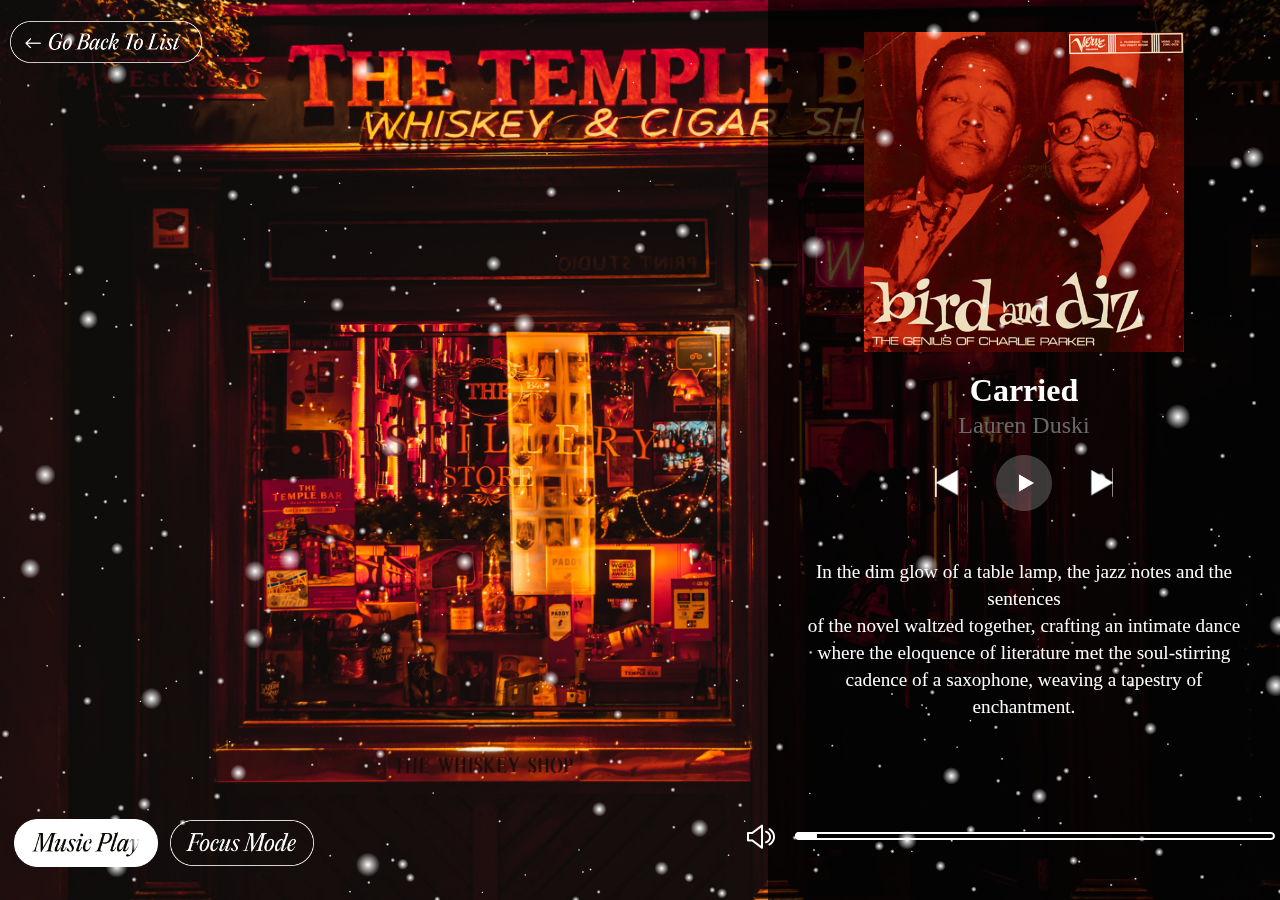
<file: album3.html>
<!DOCTYPE html>
<html lang="en">

<head>
  <meta charset="UTF-8">
  <title>Album 1</title>
  <link rel="stylesheet" href="./style.css">
  <canvas id='canv'></canvas>
  
 <style>


  @import url('https://fonts.googleapis.com/css2?family=Cardo&family=Hedvig+Letters+Serif:opsz@12..24&family=PT+Serif:ital@1&family=Unna&display=swap');

  @import url('https://fonts.cdnfonts.com/css/times-new-roman');
  @import url('https://fonts.cdnfonts.com/css/gloock-2');
       
                
    html,
    body {
      height: 100%;
      /* 변경: 전체 화면 높이를 100%로 설정 */
      margin: 0;
      display: flex;
      align-items: left;
      justify-content: center;
      font-family: 'Cardo';
      background-image: url('album_back3.png'); 
      background-size: cover;
      font-family: 'Times New Roman', sans-serif;
                                                
          
    }


    #canv{background-color: transparent;
          /*background-image: url('album_back3.png'); 
          background-size: cover;
          */
      pointer-events: none;
      z-index: 9999;
      position: absolute;
        }
  

    .overlay {
      position: fixed;
      top: 0;
      right: 0;
      bottom: 0;
      width: 40%;
      background-color: rgba(0, 0, 0, 0.7);
      display: flex;
      flex-direction: column;
      align-items: center;
      justify-content: center;
    }

    .overlay-content {
      color: white;
      padding: 1.25rem;
      text-align: center;
      margin: 0rem;
      justify-content: center;

      align-items: center;

    }

    .navigation {
      display: flex;
      justify-content: center;


    }

    .img-container {
    
      justify-content: center;
      align-items: center;
      margin: 0 auto;
    }

    #navigation1 {
      display: flex;
      flex-direction: row;
      position: absolute;
      left: 0rem;
      bottom: 0rem;
      width: auto;
      height: auto;

    }

    #goBackButton {
      display: inline;
      height: auto;
      position: absolute;
      left: 0rem;
      top: 0rem;
      margin-top: 0.625rem;
      margin-bottom: 62.5rem;
      padding: 0.625rem;
      background-color: transparent;
      color: white;
      border: none;
      cursor: pointer;
      text-decoration: underline;
      /* display: inline; */
      height: 0.6rem;
      width: auto;
      text-align: left;
      display: flex;
      flex-direction: column;
      justify-content: center;
      align-items: center;
      font-size: 1.5rem;                          
      font-family: 'Gloock', sans-serif;
                                                

    }

    #trackListButton,
    #focusModeButton {
      margin-right: 1rem;
      margin-left: 0.5rem;
      cursor: pointer;
      border-radius: 2rem;
      display: flex;
      flex-direction: column;
      justify-content: center;
      align-items: center;
  
                                                
      
    }
    

    #title {
      font-size: 2rem;
      color: white;
      margin-bottom: 0rem;
      margin-top: 1rem;


    }

    #singer {
      font-size: 1.5rem;
      color: dimgrey;
      margin: 0px;
      margin-top: 0.2rem;


    }

    /* 
    button {
      margin-top: 10px;
      margin-bottom: 100px;
      padding: 10px;
      background-color: transparent;
      color: white;
      border: none;
      cursor: pointer;
      text-decoration: underline;
      display: inline;
      height: 50px;;
      width: auto;
      text-align: left;
      display: flex;
      flex-direction: column;
      justify-content: center;
      align-items: center;
    } */
    .white-circle {
      width: 0.5rem;
      height: 0.5rem;
      background-color: #ffffff;
      border-radius: 50%;
      display: inline-block;
      margin-right: 0.5rem;
    }

    #goBackButton { margin-top: 2rem;

     

    }

    #trackListButton,
    #focusModeButton {
      margin-bottom: 2rem;
      background:transparent;
      border: none;
      margin-right: 0;

      

    }
    

    #audio {
      width: 62.5rem;
      height: 62.5rem;
    }

    #prev {
      background: url('prev.png') no-repeat;
      width: 1.8rem;
      height: 1.8rem;
      background-size: cover;
      border: none;
      cursor: pointer;
      display: flex;
      flex-direction: column;
      justify-content: center;
      align-items: center;
      margin: 1rem;
      margin-top: 1.8rem;
    }

    #play {
      background: url('play.png')no-repeat;
      width: 3.5rem;
      height: 3.5rem;
      background-size: cover;
      border: none;
      cursor: pointer;
      display: flex;
      flex-direction: column;
      justify-content: center;
      align-items: center;
      margin: 1rem;

    }

    #focusPlay {
      background: url('play.png')no-repeat;
      width: 3.5rem;
      height: 3.5rem;
      background-size: cover;
      border: none;
      cursor: pointer;
      display: flex;
      flex-direction: column;
      justify-content: center;
      align-items: center;
      margin: 1rem;
     
    }

    #next {
      background: url('next.png') no-repeat;
      width: 1.8rem;
      height: 1.8rem;
      background-size: cover;
      border: none;
      cursor: pointer;
      display: flex;
      flex-direction: column;
      justify-content: center;
      align-items: center;
      margin: 1rem;
      margin-top: 1.8rem;
     
    }

    #cover {
      height: 20rem;
      width: 20rem;
      justify-content: center;
      align-items: center;}

    #value1{margin-bottom: 1rem;}




    input[type="range"] {
      overflow: hidden;
      height: 8px;
      -webkit-appearance: none;
      padding: 0rem;
      left: 0px;
      top: 50%;
      width: 30rem;
      background: transparent;
      transform: rotate(0deg);
      transform-origin: 10% 10%;
       border-radius: 100px;
      /* transform: rotate(-90deg); */
    }

    input[type="range"]:focus {
      outline: none;
    }

    input[type="range"]::-webkit-slider-runnable-track {
      width: 50%;
      height: 100%;
      cursor: pointer;
      border-radius: 100px;
      border: 2px solid #ffffff;
    }

    input[type="range"]::-webkit-slider-thumb {
      -webkit-appearance: none;
      width: 20px;
      height: 20px;
      border-radius: 100px;
      background: #ffffff;
      box-shadow: 1px 1px 7px grey;
      cursor: pointer;
      box-shadow: -100vw 0 0 100vw #ffffff;
    }

    #focusMod {
      display: none;
      height: 100vh;
      width: 100vw;
      margin: 0;
      background:url('focusmode_back.png') no-repeat; 
      background-size: 100% auto;
    }

    #trackList {
      display: inline;
      height: 100vh;
      width: 100vw;
      background-image: url('album_back3.png');
      background-size: cover;
      background-position: left top;

    }

    #focusContainer {
      height: 100%;
      display: flex;
      flex-direction: column;
      align-items: center;
      justify-content: left;
    }

  #focusSong {
      margin-top: 2rem;
      display: flex;
      flex-direction: column;
      align-items: center;
      justify-content: center;
    }

    #focusTitle {
      display: inline;
      font-size: 2rem;
      color: #ffffff;
    }

    #focusSinger {
      display: inline;
      font-size: 1.3rem;
      color: grey;
    }

    #timer {
      
      position: absolute;
      top: 30%;
      display: inline;
      font-size: 20rem;
      color: #ffffff;
       font-family: 'Times New Roman', sans-serif;
    }
  </style>
</head>

<body>

  <button id="goBackButton" onclick="goBack()"><img src="gobacktolist.png" style="width: 12rem; height:auto;"></button>
 



  <div id="navigation1">
    <button id="trackListButton" onclick="goTrackList()">
      <img src="musicplay_D.png" style="width: 9rem; height:auto;" id="trackListButtonImg">
     
    </button>
    <button id="focusModeButton" onclick="goFocus()" style="margin-left:0;">
      <img src="focusmode_D.png" style="width: 9rem; height:auto;" id="focusModeButtonImg">
       </button>
  </div>
 
  

  <div id="trackList">
    <div class="overlay">


      <div class="overlay-content" style="padding: 0;">
            <div class="img-container" style="justify-content: center;">
               

   
          <img src="album3_1.png" alt="cover" id="cover">
        </div>
        <audio id="audioPlayer" src="Carried - Lauren Duski.mp3" onloadstart="this.volume=0.05"></audio>
   

        <div class="music-info">
          <h4 id="title">Carried</h4>
          <p id="singer">Lauren Duski</p>
          <div class="progress-container" id="progress-container">
            <div class="progress" id="progress"></div>
          </div>
        </div>

        <div class="navigation">
          <button id="prev" class="action-btn" onclick="onPrevClickHandler()"><i
              class="fa-sharp fa-solid fa-backward"></i></button>
          <button id="focusPlay" class="actiong-btn big" onclick="onPlayerClickHandler()"><i
              class="fa-solid fa-play"></i></button>
          <button id="next" class="actiong-btn" onclick="onNextClickHandler()"><i
              class="fa-sharp fa-solid fa-forward"></i></button>
        </div>



      </div>
      <div>
        <p style="color: white; font-size: 1.2rem; text-align: center; font-style: times; line-height: 140%; margin-top: 0; padding: 2rem;">

          In the dim glow of a table lamp, the jazz notes and the sentences<br> 
          of the novel waltzed together, crafting an intimate dance<br>
          where the eloquence of literature met the soul-stirring cadence of a saxophone,
           weaving a tapestry of enchantment.</p>
          </p>
      </div>
      <div style="display: flex; align-items: center; justify-content: center; left: 0; margin-bottom:1rem; margin-top: 3rem;">
                    <img src="volume.png" style="width: 2rem; height: 2rem; margin-right: 1rem;">
                    <input type="range" id="range1" max="100" min="0" value="0" style="margin-right: 0;">
                         <div class="value1" style="margin-left: 1rem; font-size: 1.5rem; color: white;">0</div>
                 
                </div></div>
  </div>

  </div>
  <div id="focusMod">
    <div id="focusContainer">
      <div id="focusSong">
        <div id="focusTitle"></div>
        <div id="focusSinger"></div>
        <button id="play" class="actiong-btn big" onclick="onPlayerClickHandler()"><i
            class="fa-solid fa-play"></i></button>
      </div>
      <div id="timer">
        60:00
      </div>
    </div>
    <!-- <div id=" focusTitle"></div> -->
  </div>
  <script>
    var titles = ["Carried", "Hurts So Good Blues", "Lazy Walk", "Soft Feeling", "Three Wise People"];
    var singer = ["Lauren Duski", "Unicorn Heads", "Cheel", "Cheel", "E's Jammy Jams"];
    var cover = ["album3_1","album3_2", "album3_3", "album3_4", "album3_5"];
    var audioSrc = ["Carried - Lauren Duski","Hurts So Good Blues - Unicorn Heads", "Lazy Walk - Cheel", "Soft Feeling - Cheel", "Three Wise People - E's Jammy Jams"];
    var i = 0, j = 0;

    var playerUrlForm = true;
    function onNextClickHandler() {
      i++;
      titleChangeHandler();
      onPlayCheck();
    };
    function onPrevClickHandler() {
      i--;

      titleChangeHandler();
      onPlayCheck();
    };
    function titleChangeHandler() {
      if (i <= 0) {
        i = titles.length;
      }
      // 만약 i가 6 이상이면 i를 다시 0으로 설정
      else if (i >= titles.length) {
        i = 0;
      }

      // j는 i를 6으로 나눈 나머지로 설정
      j = i % titles.length;

      document.getElementById("title").textContent = titles[j];
      document.getElementById("singer").textContent = singer[j];
      document.getElementById("cover").src = cover[j] + ".png";
      document.getElementById("audioPlayer").src = audioSrc[j] + ".mp3";
    }
    var audio = document.getElementById('audioPlayer');
    function onPlayCheck() {
      if (playerUrlForm == false) {
        console.log("playing");
        playerUrl = "stop.png";
        audio.play();
        endCheck = setInterval(endHandler, 1000);
      }
      else {
        console.log("stoped");
        playerUrl = "play.png";
        audio.pause();
        clearInterval(endCheck);
      }
    }
    var playerUrl
    var endCheck;
    function onPlayerClickHandler() {
      playerUrlForm = !playerUrlForm;
      onPlayCheck();

      document.getElementById("play").style.background = `url(${playerUrl})no-repeat`;
      document.getElementById("play").style.backgroundSize = `cover`;
      document.getElementById("focusPlay").style.background = `url(${playerUrl})no-repeat`;
      document.getElementById("focusPlay").style.backgroundSize = `cover`;
    };
    
    const endHandler = () => {
      if (audio.ended == true) {
        onNextClickHandler();
        onPlayerClickHandler();
        onPlayerClickHandler();
        focusChange();
      }
    }
    const audioValue = document.querySelector("#audioPlayer");
    const sliderEl = document.querySelector("#range1")
    const sliderValue = document.querySelector(".value1")

    sliderEl.addEventListener("input", (event) => {
      const tempSliderValue = event.target.value;
      sliderValue.textContent = "Vol." + tempSliderValue;

      const progress = (tempSliderValue / sliderEl.max) * 100;
      // console.log(progress);
      audioValue.volume = progress * 0.001;
      // sliderEl.style.background = `linear-gradient(to right, #f50 ${progress}%, #ccc ${progress}%)`;
    })
    var audio = document.getElementById('audioPlayer');

    function focusChange() {
      document.getElementById("focusTitle").textContent = titles[j];
      document.getElementById("focusSinger").textContent = singer[j];
    }
    var time = 3600;
    var min = "";
    var sec = "";
    var timerToggle = false;
    var playTimer;

    document.getElementById("timer").addEventListener('click', () => {
      timerToggle = !timerToggle;
      if (timerToggle) {
        playTimer = setInterval(playHandler, 1000);

        console.log(timerToggle);
      } else {
        clearInterval(playTimer);
      }
    });

    const playHandler = () => {
      min = parseInt(time / 60);
      sec = time % 60;
      if (sec.toString().length == 1) sec = "0" + sec;
      document.getElementById("timer").innerHTML = min + ":" + sec;
      time--;
      if (time < 0) {
        clearInterval(playTimer);
        document.getElementById("timer").innerHTML = "시간종료";
      }
    };

    function goBack() {
      window.location.href = 'albums.html';

    }
    const trackListButtonImg = document.getElementById("trackListButtonImg");
    const focusModeButtonImg = document.getElementById("focusModeButtonImg");
    trackListButtonImg.src = "musicplay_E.png"; 
    function goTrackList() {
      document.getElementById("trackList").style.display = "inline";
      document.getElementById("focusMod").style.display = "none";
      trackListButtonImg.src = "musicplay_E.png";
      focusModeButtonImg.src = "focusmode_D.png";

document.getElementById("canv").style.display = "inline";

    }

   function goFocus() {
      // window.location.href = 'focus.html';
      document.getElementById("trackList").style.display = "none";
      document.getElementById("focusMod").style.display = "inline";
      trackListButtonImg.src = "musicplay_D.png";
      focusModeButtonImg.src = "focusmode_E.png";
      /*document.getElementById("canv").style.display = "none";*/
      focusChange();
    }




    var c = document.getElementById('canv'), 
    $ = c.getContext("2d");
var w = c.width = window.innerWidth, 
    h = c.height = window.innerHeight;

Snowy();
function Snowy() {
  var snow, arr = [];
  var num = 600, tsc = 1, sp = 1;
  var sc = 1.3, t = 0, mv = 20, min = 1;
    for (var i = 0; i < num; ++i) {
      snow = new Flake();
      snow.y = Math.random() * (h + 50);
      snow.x = Math.random() * w;
      snow.t = Math.random() * (Math.PI * 2);
      snow.sz = (100 / (10 + (Math.random() * 100))) * sc;
      snow.sp = (Math.pow(snow.sz * .8, 2) * .15) * sp;
      snow.sp = snow.sp < min ? min : snow.sp;
      arr.push(snow);
    }
  go();
  function go(){
    window.requestAnimationFrame(go);
      $.clearRect(0, 0, w, h);
      /*$.fillStyle = 'hsla(242, 95%, 50%, 0.0)';*/
      $.fillRect(0, 0, w, h);
      $.fill();
        for (var i = 0; i < arr.length; ++i) {
          f = arr[i];
          f.t += .05;
          f.t = f.t >= Math.PI * 2 ? 0 : f.t;
          f.y += f.sp;
          f.x += Math.sin(f.t * tsc) * (f.sz * .3);
          if (f.y > h + 50) f.y = -10 - Math.random() * mv;
          if (f.x > w + mv) f.x = - mv;
          if (f.x < - mv) f.x = w + mv;
          f.draw();}
 }

 function Flake() {
   this.draw = function() {
      this.g = $.createRadialGradient(this.x, this.y, 0, this.x, this.y, this.sz);
      this.g.addColorStop(0, 'hsla(255,255%,255%,1)');
      this.g.addColorStop(1, 'hsla(255,255%,255%,0)');
      $.moveTo(this.x, this.y);
      $.fillStyle = this.g;
      $.beginPath();
      $.arc(this.x, this.y, this.sz, 0, Math.PI * 2, true);
      $.fill();}
  }
}
/*________________________________________*/
window.addEventListener('resize', function(){
  c.width = w = window.innerWidth;
  c.height = h = window.innerHeight;
}, false);

  </script>

</body>

</html>
</file>
<file: style.css>
body {
  overflow: hidden;
  font-family: "Roboto", serif;
  background:url('albums_back.png') ;

  
  
  margin: 0;
      
            background-size: cover;
            background-attachment: fixed;
            z-index:-1 ;
}


.carousel {
  position: relative;
  z-index: 1;
  height: 100vh;
  overflow: hidden;
  pointer-events: none;
}

.carousel-item {
  --items: 7;
  --width: clamp(280px, 40vw, 560px);
  --height: clamp(280px, 40vw, 560px);
  --x: calc(var(--active) * 800%);
  --y: calc(var(--active) * 200%);
  --rot: calc(var(--active) * 120deg);
  --opacity: calc(var(--zIndex) / var(--items) * 3 - 2);
  overflow: hidden;
  position: absolute;
  z-index: var(--zIndex);
  width: var(--width);
  height: var(--height);
  margin: calc(var(--height) * -0.5) 0 0 calc(var(--width) * -0.5);
  border-radius: 0px;
  top: 50%;
  left: 50%;
  -webkit-user-select: none;
     -moz-user-select: none;
      -ms-user-select: none;
          user-select: none;
  transform-origin: 0% 100%;
  box-shadow: 0 10px 50px 10px rgba(0, 0, 0, 0.5);
  background: black;
  pointer-events: all;
  transform: translate(var(--x), var(--y)) rotate(var(--rot));
  transition: transform 0.8s cubic-bezier(0, 0.02, 0, 1);
}
.carousel-item .carousel-box {
  position: fixed;
  z-index: 1;
  top: 0;
  left: 0;
  width: 100%;
  height: 100%;
  transition: opacity 0.8s cubic-bezier(0, 0.00, 0, 1);
  opacity: var(--opacity);
  font-family: "Orelo-sw-db", serif;
}
.carousel-item .carousel-box:before {
  content: "";
  position: absolute;
  z-index: 1;
  top: 0;
  left: 0;
  width: 100%;
  height: 100%;
  background: linear-gradient(to bottom, rgba(0, 0, 0, 0.3), rgba(0, 0, 0, 0) 30%, rgba(0, 0, 0, 0) 50%, rgba(0, 0, 0, 0.3));
}
.carousel-item .title {
  position: absolute;
  z-index: 1;
  color: #fff;
  bottom: 20px;
  left: 20px;
  transition: opacity 0.8s cubic-bezier(0, 0.02, 0, 1);
  font-size: clamp(20px, 3vw, 30px);
  text-shadow: 0 4px 4px rgba(0, 0, 0, 0.1);
}
.carousel-item .num {
  position: absolute;
  z-index: 1;
  color: #fff;
  top: 10px;
  left: 20px;
  transition: opacity 0.8s cubic-bezier(0, 0.02, 0, 1);
  font-size: clamp(20px, 10vw, 80px);
}
.carousel-item img {
  width: 100%;
  height: 100%;
  -o-object-fit: cover;
     object-fit: cover;
  pointer-events: none;
}

.layout {
  position: absolute;
  z-index: 0;
  top: 0;
  left: 0;
  width: 100%;
  height: 100%;
  pointer-events: none;
}
.layout:before {
  content: "";
  position: absolute;
  z-index: 1;
  top: 0;
  left: 90px;
  width: 10px;
  height: 100%;
  border: 1px solid #fff;
  border-top: none;
  border-bottom: none;
  opacity: 0.15;
}
.layout .box {
  position: absolute;
  bottom: 0;
  left: 30px;
  color: #fff;
  transform-origin: 0% 10%;
  transform: rotate(-90deg);
  font-size: 9px;
  line-height: 1.4;
  text-transform: uppercase;
  opacity: 0.4;
}

.logo {
  position: absolute;
  z-index: 2;
  top: 28px;
  right: 28px;
  width: 30px;
  height: 30px;
  background: #fff;
  border-radius: 50%;
  opacity: 0.5;
  display: flex;
  justify-content: center;
  align-items: center;
  font-family: "Orelo-sw-db", serif;
  pointer-events: all;
  color: black;
  text-decoration: none;
  font-size: 20px;
  overflow: hidden;
  padding-bottom: 0.1em;
}

.social {
  position: absolute;
  z-index: 10;
  bottom: 20px;
  right: 25px;
  color: #fff;
  opacity: 0.4;
}
.social a {
  display: inline-block;
  margin-left: 3px;
}
.social svg {
  --fill: #fff;
  width: 35px;
  height: 35px;
}

.cursor {
  position: fixed;
  z-index: 10;
  top: 0;
  left: 0;
  --size: 40px;
  width: var(--size);
  height: var(--size);
  border-radius: 50%;
  border: 1px solid rgba(255, 255, 255, 0.2);
  margin: calc(var(--size) * -0.5) 0 0 calc(var(--size) * -0.5);
  transition: transform 0.85s cubic-bezier(0, 0.02, 0, 1);
  display: none;
  pointer-events: none;
}
@media (pointer: fine) {
  .cursor {
    display: block;
  }
}

.cursor2 {
  --size: 2px;
  transition-duration: 0.7s;
}

@font-face {
  font-family: "Orelo-sw-db";
  src: url([data-uri]) format("truetype");
  font-weight: inherit;
  font-style: inherit;
}
</file>
